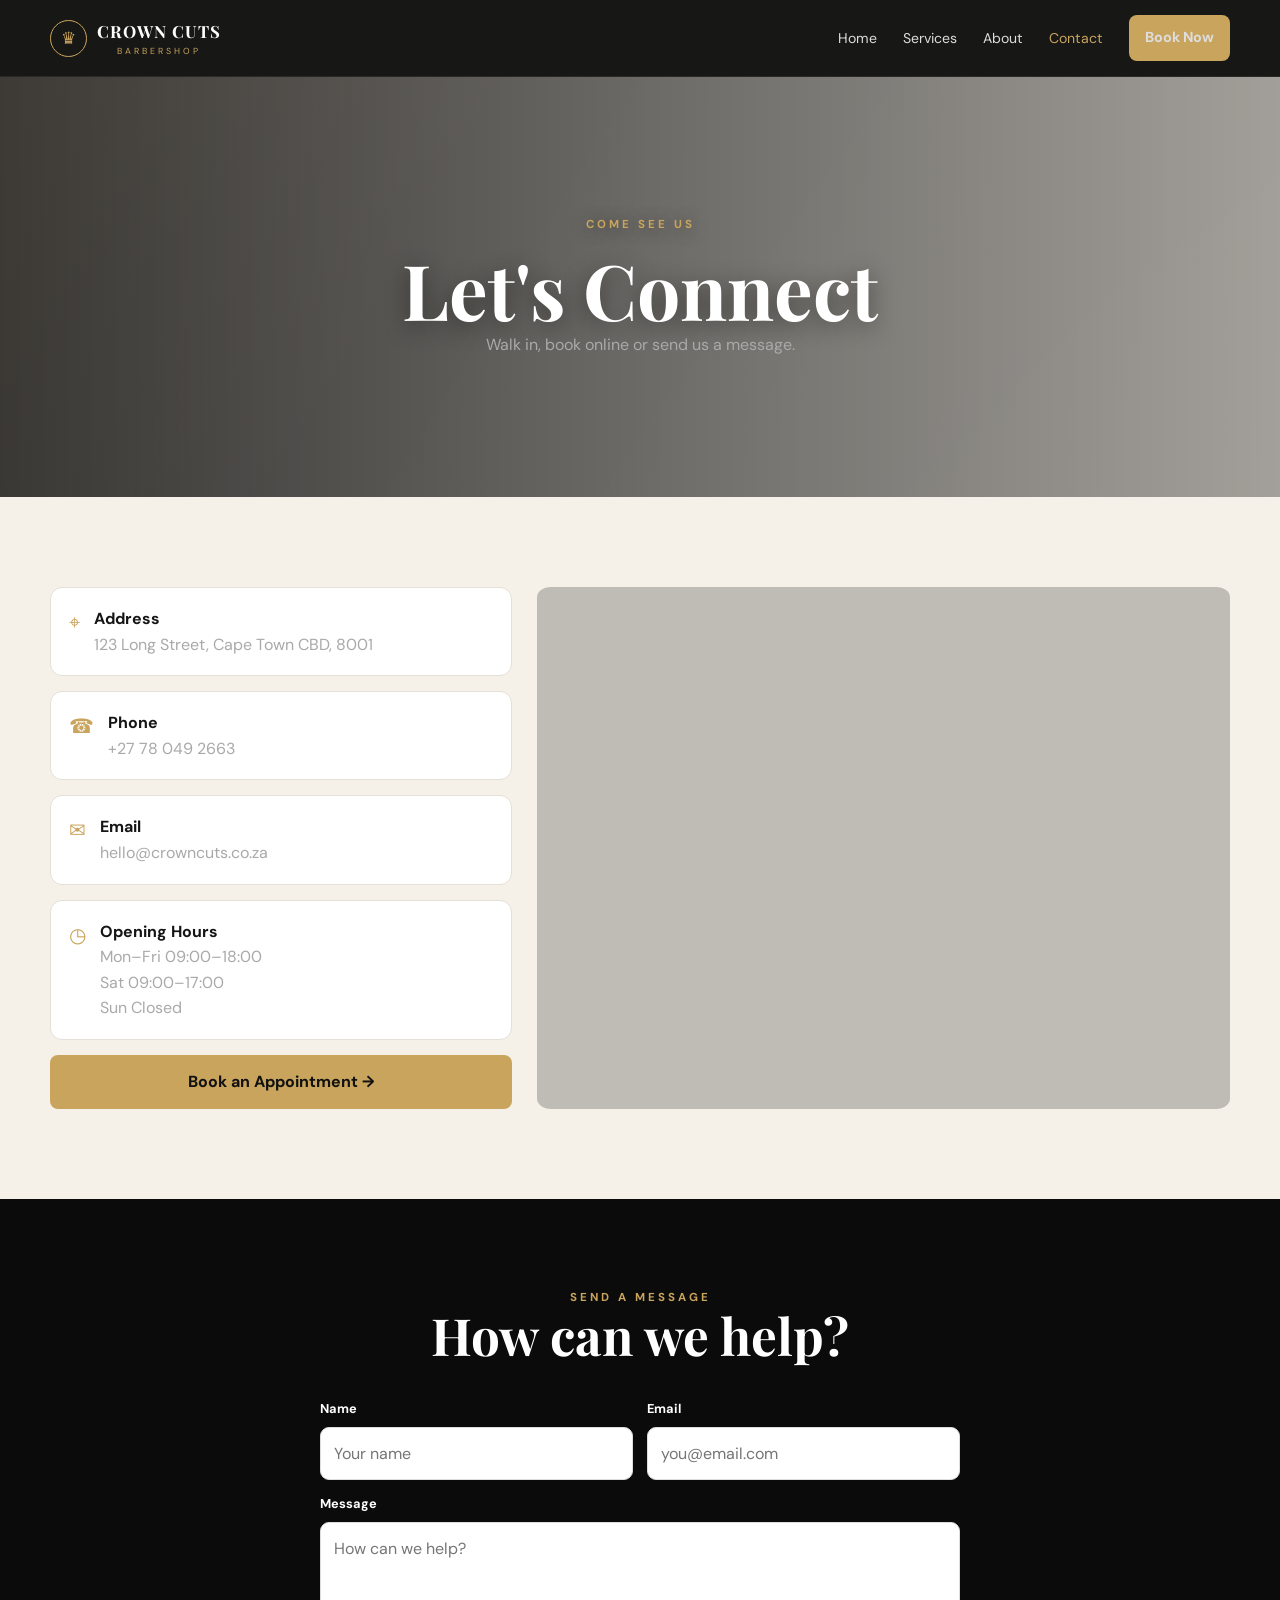
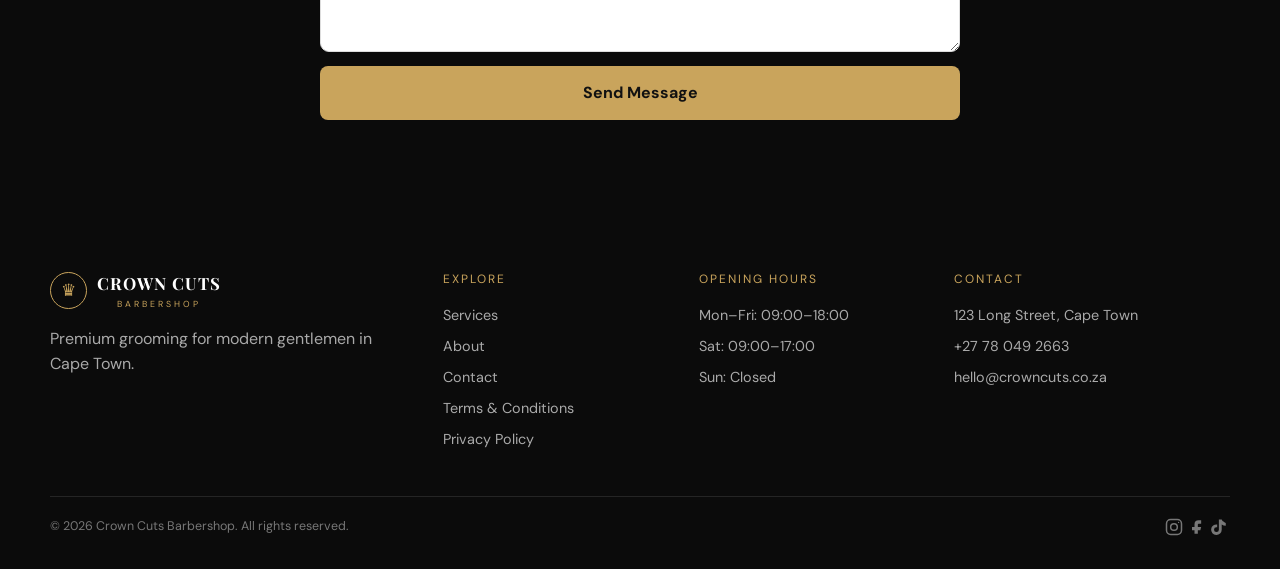
<file: contact.html>
<!doctype html>
<html lang="en">

<head>
  <meta charset="utf-8">
  <meta name="viewport" content="width=device-width, initial-scale=1">
  <meta name="description" content="Crown Cuts premium barbershop in Cape Town. Book your appointment online.">
  <title>Contact | Crown Cuts</title>
  <link rel="icon" href="assets/logo.svg">
  <link rel="stylesheet" href="css/style.css">
</head>

<body>
  <header class="site-header">
    <div class="container nav">
      <a class="logo" href="index.html" aria-label="Crown Cuts home">
        <span class="logo-mark">♛</span><span class="logo-text"><strong>CROWN
            CUTS</strong><span>BARBERSHOP</span></span>
      </a>
      <button class="nav-toggle" aria-label="Open menu">☰</button>
      <nav class="nav-links">
        <a href="index.html">Home</a><a href="services.html">Services</a><a href="about.html">About</a><a
          href="contact.html">Contact</a>
        <a class="btn btn-gold btn-small" href="booking.html">Book Now</a>
      </nav>
    </div>
  </header>

  <main>
    <section class="page-hero">
      <div class="container">
        <div class="eyebrow">Come See Us</div>
        <h1>Let's Connect</h1>
        <p class="muted">Walk in, book online or send us a message.</p>
      </div>
    </section>
    <section class="section reveal">
      <div class="container contact-grid">
        <div class="contact-list reveal-left">
          <div class="contact-item"><span class="contact-icon">⌖</span>
            <div><b>Address</b>
              <p class="muted">123 Long Street, Cape Town CBD, 8001</p>
            </div>
          </div>
          <div class="contact-item"><span class="contact-icon">☎</span>
            <div><b>Phone</b>
              <p class="muted"><a href="tel:+27211234567">+27 78 049 2663</a></p>
            </div>
          </div>
          <div class="contact-item"><span class="contact-icon">✉</span>
            <div><b>Email</b>
              <p class="muted"><a href="mailto:hello@crowncuts.co.za">hello@crowncuts.co.za</a></p>
            </div>
          </div>
          <div class="contact-item"><span class="contact-icon">◷</span>
            <div><b>Opening Hours</b>
              <p class="muted">Mon–Fri 09:00–18:00<br>Sat 09:00–17:00<br>Sun Closed</p>
            </div>
          </div>
          <a class="btn btn-gold" href="booking.html">Book an Appointment →</a>
        </div>
        <div class="map reveal-right" aria-label="Crown Cuts location">

          <iframe src="https://www.google.com/maps?q=123+Long+Street,+Cape+Town,+8001,+South+Africa&output=embed"
            width="100%" height="100%" style="border: 1px;border-radius: 2%;" allowfullscreen="" loading="lazy"
            referrerpolicy="no-referrer-when-downgrade" title="Crown Cuts Barbershop location">
          </iframe>

        </div>
      </div>
    </section>
    <section class="section dark reveal">
      <div class="container">
        <div class="section-head" style="justify-content:center;text-align:center">
          <div>
            <div class="eyebrow">Send a Message</div>
            <h2>How can we help?</h2>
          </div>
        </div>
        <div class="contact-form-wrap">
          <form class="form-grid"
            onsubmit="event.preventDefault();showToast('Thanks — your message has been received.');this.reset();">
            <div class="field"><label>Name</label><input required placeholder="Your name"></div>
            <div class="field"><label>Email</label><input type="email" required placeholder="you@email.com"></div>
            <div class="field full"><label>Message</label><textarea rows="4" required
                placeholder="How can we help?"></textarea></div>
            <div class="field full contact-form-actions"><button class="btn btn-gold" type="submit">Send
                Message</button></div>
          </form>
        </div>
      </div>
    </section>
  </main>

  <footer class="site-footer">
    <div class="container">
      <div class="footer-grid">
        <div><a class="logo" href="index.html"><span class="logo-mark">♛</span><span class="logo-text"><strong>CROWN
                CUTS</strong><span>BARBERSHOP</span></span></a>
          <p class="muted" style="margin-top:15px">Premium grooming for modern gentlemen in Cape Town.</p>
        </div>
        <div>
          <div class="footer-title">Explore</div>
          <div class="footer-links"><a href="services.html">Services</a><a href="about.html">About</a><a
              href="contact.html">Contact</a><a href="terms.html">Terms & Conditions</a> <a href="privacy.html">
              Privacy Policy
            </a></div>
        </div>
        <div>
          <div class="footer-title">Opening Hours</div>
          <div class="footer-links"><span>Mon–Fri: 09:00–18:00</span><span>Sat: 09:00–17:00</span><span>Sun:
              Closed</span></div>
        </div>
        <div>
          <div class="footer-title">Contact</div>
          <div class="footer-links"><span>123 Long Street, Cape Town</span><a href="tel:+27211234567">+27 78 049
              2663</a><a href="mailto:hello@crowncuts.co.za">hello@crowncuts.co.za</a></div>
        </div>
      </div>
      <div class="footer-bottom">

        <span>
          © 2026 Crown Cuts Barbershop. All rights reserved.
        </span>

        <div class="social-links">

          <!-- Instagram -->
          <a href="https://www.instagram.com/" target="_blank" rel="noopener noreferrer" aria-label="Instagram"
            title="Instagram">
            <svg width="20" height="20" viewBox="0 0 24 24" fill="none" stroke="currentColor" stroke-width="1.8"
              stroke-linecap="round" stroke-linejoin="round">
              <rect x="3" y="3" width="18" height="18" rx="5"></rect>
              <circle cx="12" cy="12" r="4"></circle>
              <circle cx="17.5" cy="6.5" r="0.8" fill="currentColor" stroke="none"></circle>
            </svg>
          </a>


          <!-- Facebook -->
          <a href="https://www.facebook.com/" target="_blank" rel="noopener noreferrer" aria-label="Facebook"
            title="Facebook">
            <svg width="20" height="20" viewBox="0 0 24 24" fill="currentColor">
              <path d="M14 8h3V4h-3c-3.31 0-5 1.69-5 5v3H6v4h3v4h4v-4h3l1-4h-4V9c0-.67.33-1 1-1z"></path>
            </svg>
          </a>


          <!-- TikTok -->
          <a href="https://www.tiktok.com/" target="_blank" rel="noopener noreferrer" aria-label="TikTok"
            title="TikTok">
            <svg width="20" height="20" viewBox="0 0 24 24" fill="currentColor">
              <path
                d="M16.6 5.82A4.94 4.94 0 0 1 14.06 3h-3.42v12.18a2.9 2.9 0 1 1-2.9-2.9c.3 0 .6.05.87.14V8.94a6.36 6.36 0 1 0 5.45 6.28V8.9a8.28 8.28 0 0 0 4.86 1.57V7.05a4.94 4.94 0 0 1-2.32-1.23z">
              </path>
            </svg>
          </a>

        </div>

      </div>
  </footer>
  <div id="promoModal" class="modal-backdrop" role="dialog" aria-modal="true" aria-labelledby="promoTitle">
    <div class="modal"><button class="modal-close" data-modal-close aria-label="Close">×</button>
      <div class="eyebrow">First Visit</div>
      <h2 id="promoTitle">Get 10% Off</h2>
      <p>Join our grooming list and receive 10% off your first appointment.</p>
      <form id="promoForm" class="field"><input type="email" placeholder="Your email address" required><button
          class="btn btn-gold" type="submit">Get My Discount</button></form>
    </div>
  </div>
  <script src="js/main.js"></script>
</body>

</html>
</file>
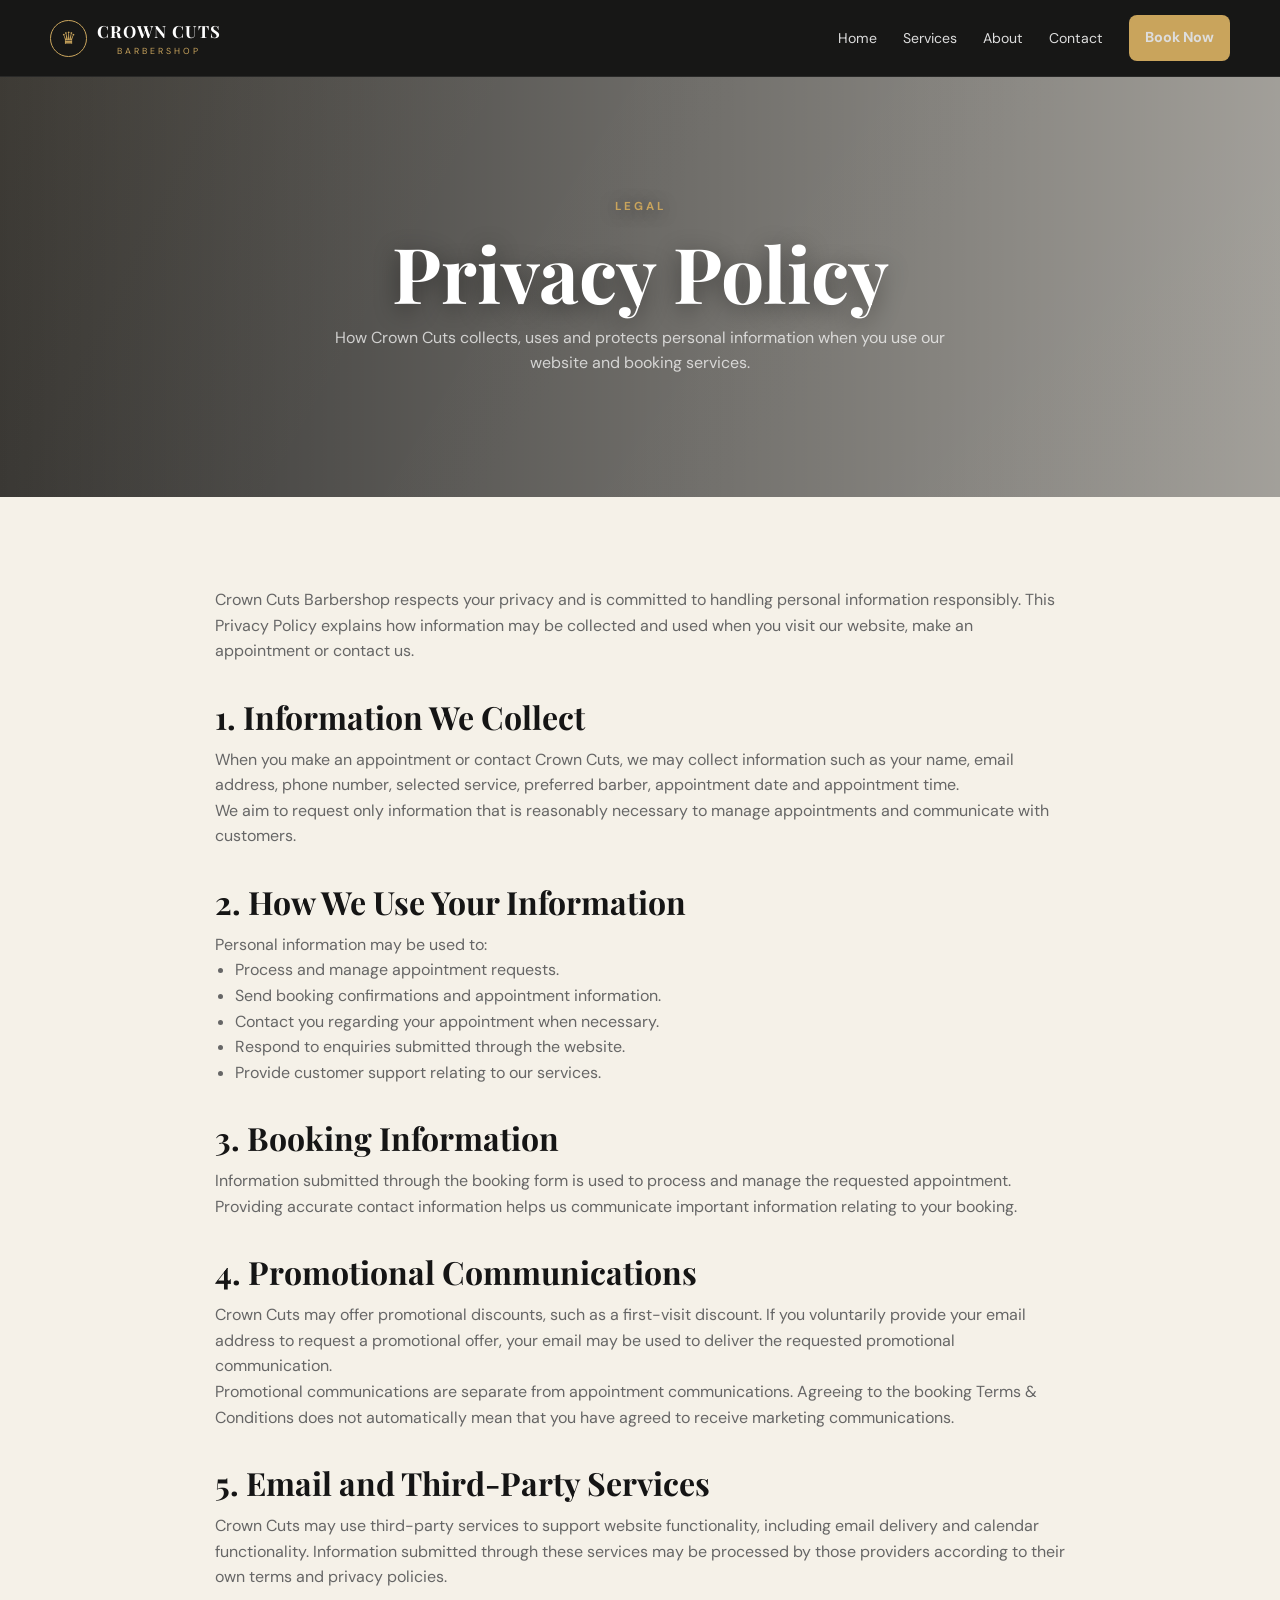
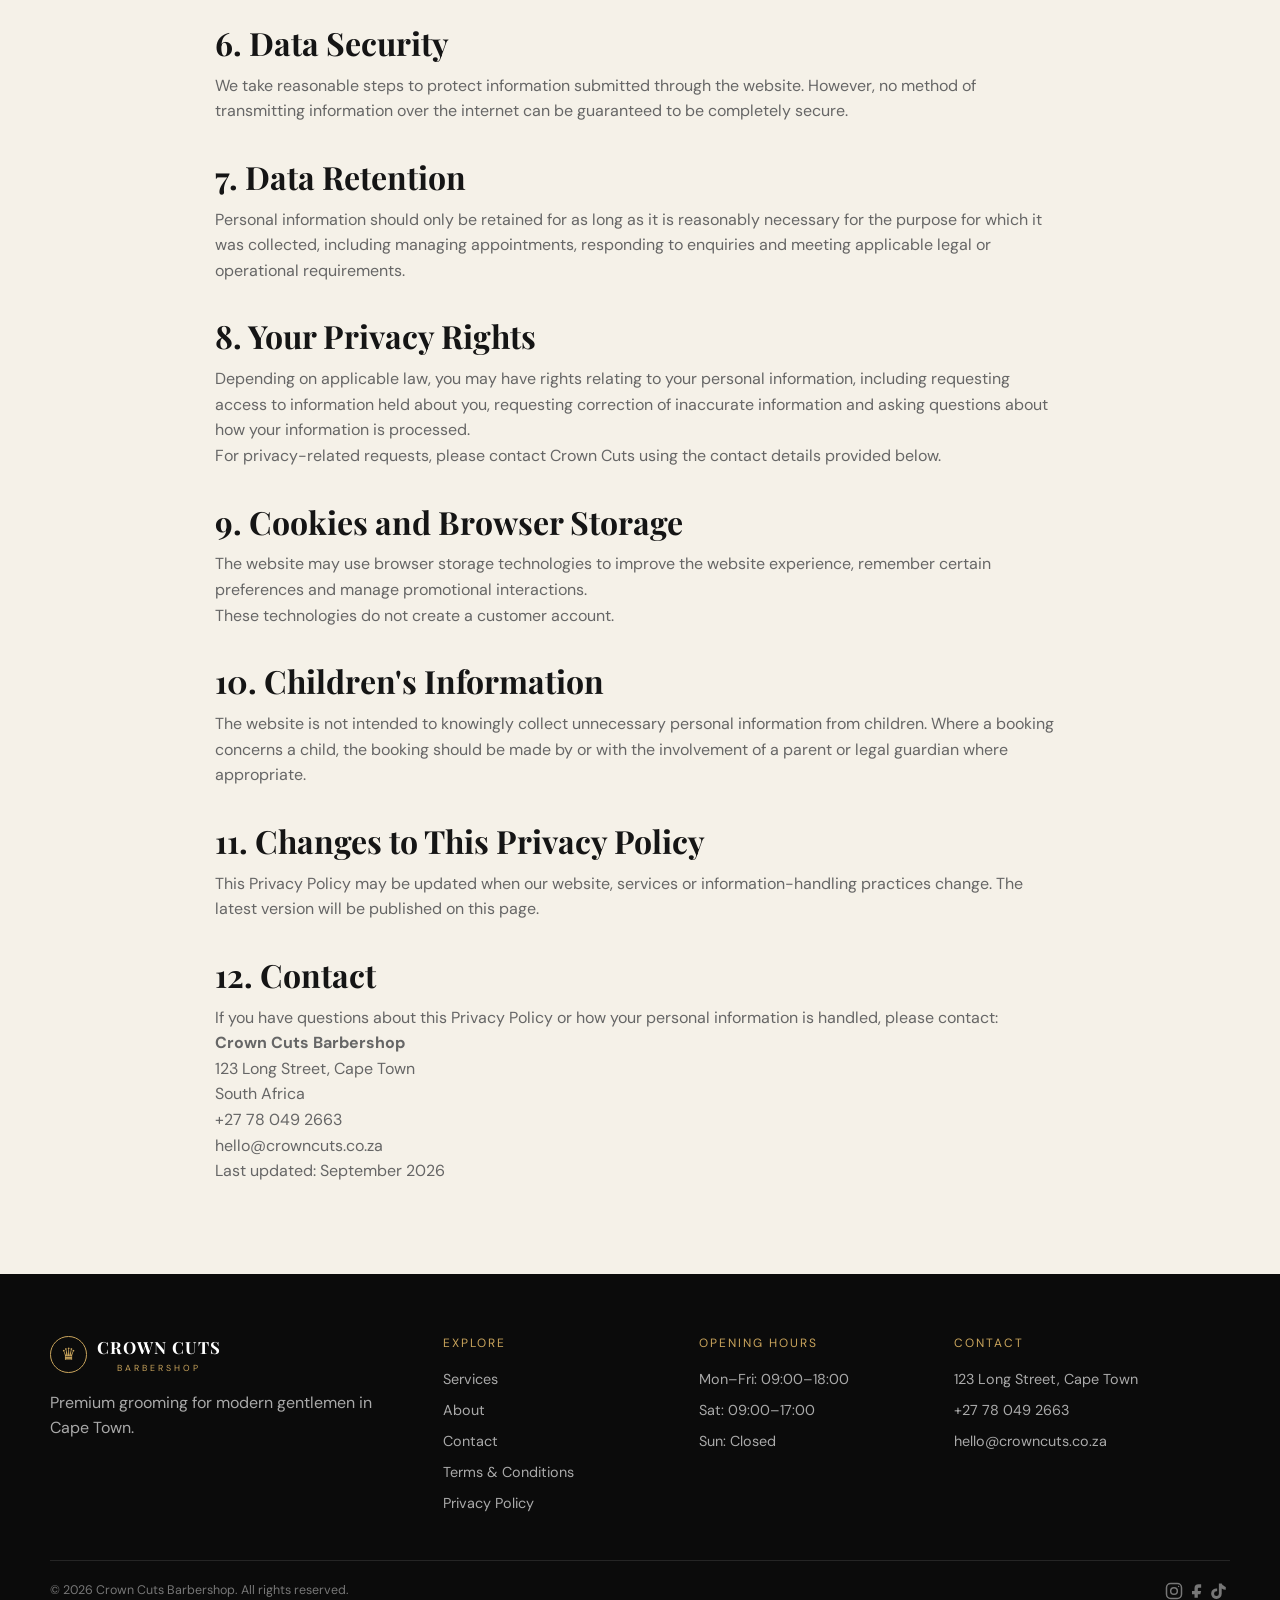
<file: privacy.html>
<!doctype html>
<html lang="en">

<head>
    <meta charset="utf-8">
    <meta name="viewport" content="width=device-width, initial-scale=1">

    <meta name="description" content="Privacy Policy for Crown Cuts Barbershop in Cape Town.">

    <title>Privacy Policy | Crown Cuts</title>

    <link rel="icon" href="assets/logo.svg">
    <link rel="stylesheet" href="css/style.css">

    <style>
        /* Privacy Hero Image */
        .privacy-page-hero {
            background:
                linear-gradient(90deg,
                    rgba(10, 10, 10, 0.94) 0%,
                    rgba(10, 10, 10, 0.82) 45%,
                    rgba(10, 10, 10, 0.55) 100%),
                url("assets/privacy-hero.jpg") center center / cover no-repeat;
        }
    </style>
</head>

<body>

    <header class="site-header">

        <div class="container nav">

            <a class="logo" href="index.html" aria-label="Crown Cuts home">
                <span class="logo-mark">♛</span>

                <span class="logo-text">
                    <strong>CROWN CUTS</strong>
                    <span>BARBERSHOP</span>
                </span>
            </a>

            <button class="nav-toggle" aria-label="Open menu" type="button">
                ☰
            </button>

            <nav class="nav-links">

                <a href="index.html">Home</a>

                <a href="services.html">Services</a>

                <a href="about.html">About</a>

                <a href="contact.html">Contact</a>

                <a class="btn btn-gold btn-small" href="booking.html">
                    Book Now
                </a>

            </nav>

        </div>

    </header>


    <main>

        <!-- PRIVACY HERO -->
        <section class="page-hero">
            <div class="container">
                <div class="eyebrow">Legal</div>
                <h1>Privacy Policy</h1>
                <p style="max-width:650px;color:rgba(255,255,255,.72);margin-top:10px;">
                    How Crown Cuts collects, uses and protects personal information
                    when you use our website and booking services.
                </p>
            </div>
        </section>

        <!-- PRIVACY CONTENT -->

        <section class="section reveal">

            <div class="container legal">

                <p>
                    Crown Cuts Barbershop respects your privacy and is committed to
                    handling personal information responsibly. This Privacy Policy
                    explains how information may be collected and used when you visit
                    our website, make an appointment or contact us.
                </p>


                <h2>1. Information We Collect</h2>

                <p>
                    When you make an appointment or contact Crown Cuts, we may collect
                    information such as your name, email address, phone number, selected
                    service, preferred barber, appointment date and appointment time.
                </p>

                <p>
                    We aim to request only information that is reasonably necessary
                    to manage appointments and communicate with customers.
                </p>


                <h2>2. How We Use Your Information</h2>

                <p>
                    Personal information may be used to:
                </p>

                <ul>
                    <li>Process and manage appointment requests.</li>
                    <li>Send booking confirmations and appointment information.</li>
                    <li>Contact you regarding your appointment when necessary.</li>
                    <li>Respond to enquiries submitted through the website.</li>
                    <li>Provide customer support relating to our services.</li>
                </ul>


                <h2>3. Booking Information</h2>

                <p>
                    Information submitted through the booking form is used to process
                    and manage the requested appointment. Providing accurate contact
                    information helps us communicate important information relating
                    to your booking.
                </p>


                <h2>4. Promotional Communications</h2>

                <p>
                    Crown Cuts may offer promotional discounts, such as a first-visit
                    discount. If you voluntarily provide your email address to request
                    a promotional offer, your email may be used to deliver the requested
                    promotional communication.
                </p>

                <p>
                    Promotional communications are separate from appointment
                    communications. Agreeing to the booking Terms & Conditions does
                    not automatically mean that you have agreed to receive marketing
                    communications.
                </p>


                <h2>5. Email and Third-Party Services</h2>

                <p>
                    Crown Cuts may use third-party services to support website
                    functionality, including email delivery and calendar functionality.
                    Information submitted through these services may be processed by
                    those providers according to their own terms and privacy policies.
                </p>


                <h2>6. Data Security</h2>

                <p>
                    We take reasonable steps to protect information submitted through
                    the website. However, no method of transmitting information over
                    the internet can be guaranteed to be completely secure.
                </p>


                <h2>7. Data Retention</h2>

                <p>
                    Personal information should only be retained for as long as it is
                    reasonably necessary for the purpose for which it was collected,
                    including managing appointments, responding to enquiries and
                    meeting applicable legal or operational requirements.
                </p>


                <h2>8. Your Privacy Rights</h2>

                <p>
                    Depending on applicable law, you may have rights relating to your
                    personal information, including requesting access to information
                    held about you, requesting correction of inaccurate information
                    and asking questions about how your information is processed.
                </p>

                <p>
                    For privacy-related requests, please contact Crown Cuts using the
                    contact details provided below.
                </p>


                <h2>9. Cookies and Browser Storage</h2>

                <p>
                    The website may use browser storage technologies to improve the
                    website experience, remember certain preferences and manage
                    promotional interactions.
                </p>

                <p>
                    These technologies do not create a customer account.
                </p>


                <h2>10. Children's Information</h2>

                <p>
                    The website is not intended to knowingly collect unnecessary
                    personal information from children. Where a booking concerns a
                    child, the booking should be made by or with the involvement of
                    a parent or legal guardian where appropriate.
                </p>


                <h2>11. Changes to This Privacy Policy</h2>

                <p>
                    This Privacy Policy may be updated when our website, services or
                    information-handling practices change. The latest version will be
                    published on this page.
                </p>


                <h2>12. Contact</h2>

                <p>
                    If you have questions about this Privacy Policy or how your
                    personal information is handled, please contact:
                </p>

                <p>
                    <strong>Crown Cuts Barbershop</strong><br>
                    123 Long Street, Cape Town<br>
                    South Africa
                </p>

                <p>
                    <a href="tel:+27211234567">
                        +27 78 049 2663
                    </a>
                    <br>

                    <a href="mailto:hello@crowncuts.co.za">
                        hello@crowncuts.co.za
                    </a>
                </p>

                <p class="muted">
                    Last updated: September 2026
                </p>

            </div>

        </section>

    </main>


    <!-- FOOTER -->

    <footer class="site-footer">

        <div class="container">

            <div class="footer-grid">

                <div>

                    <a class="logo" href="index.html">

                        <span class="logo-mark">♛</span>

                        <span class="logo-text">
                            <strong>CROWN CUTS</strong>
                            <span>BARBERSHOP</span>
                        </span>

                    </a>

                    <p class="muted" style="margin-top:15px">
                        Premium grooming for modern gentlemen in Cape Town.
                    </p>

                </div>


                <div>

                    <div class="footer-title">
                        Explore
                    </div>

                    <div class="footer-links">

                        <a href="services.html">
                            Services
                        </a>

                        <a href="about.html">
                            About
                        </a>

                        <a href="contact.html">
                            Contact
                        </a>

                        <a href="terms.html">
                            Terms & Conditions
                        </a>

                        <a href="privacy.html">
                            Privacy Policy
                        </a>

                    </div>

                </div>


                <div>

                    <div class="footer-title">
                        Opening Hours
                    </div>

                    <div class="footer-links">

                        <span>
                            Mon–Fri: 09:00–18:00
                        </span>

                        <span>
                            Sat: 09:00–17:00
                        </span>

                        <span>
                            Sun: Closed
                        </span>

                    </div>

                </div>


                <div>

                    <div class="footer-title">
                        Contact
                    </div>

                    <div class="footer-links">

                        <span>
                            123 Long Street, Cape Town
                        </span>

                        <a href="tel:+27211234567">
                            +27 78 049 2663
                        </a>

                        <a href="mailto:hello@crowncuts.co.za">
                            hello@crowncuts.co.za
                        </a>

                    </div>

                </div>

            </div>


            <div class="footer-bottom">

                <span>
                    © 2026 Crown Cuts Barbershop. All rights reserved.
                </span>

                <div class="social-links">

                    <!-- Instagram -->
                    <a href="https://www.instagram.com/" target="_blank" rel="noopener noreferrer"
                        aria-label="Instagram" title="Instagram">
                        <svg width="20" height="20" viewBox="0 0 24 24" fill="none" stroke="currentColor"
                            stroke-width="1.8" stroke-linecap="round" stroke-linejoin="round">
                            <rect x="3" y="3" width="18" height="18" rx="5"></rect>
                            <circle cx="12" cy="12" r="4"></circle>
                            <circle cx="17.5" cy="6.5" r="0.8" fill="currentColor" stroke="none"></circle>
                        </svg>
                    </a>


                    <!-- Facebook -->
                    <a href="https://www.facebook.com/" target="_blank" rel="noopener noreferrer" aria-label="Facebook"
                        title="Facebook">
                        <svg width="20" height="20" viewBox="0 0 24 24" fill="currentColor">
                            <path d="M14 8h3V4h-3c-3.31 0-5 1.69-5 5v3H6v4h3v4h4v-4h3l1-4h-4V9c0-.67.33-1 1-1z"></path>
                        </svg>
                    </a>


                    <!-- TikTok -->
                    <a href="https://www.tiktok.com/" target="_blank" rel="noopener noreferrer" aria-label="TikTok"
                        title="TikTok">
                        <svg width="20" height="20" viewBox="0 0 24 24" fill="currentColor">
                            <path
                                d="M16.6 5.82A4.94 4.94 0 0 1 14.06 3h-3.42v12.18a2.9 2.9 0 1 1-2.9-2.9c.3 0 .6.05.87.14V8.94a6.36 6.36 0 1 0 5.45 6.28V8.9a8.28 8.28 0 0 0 4.86 1.57V7.05a4.94 4.94 0 0 1-2.32-1.23z">
                            </path>
                        </svg>
                    </a>

                </div>

            </div>

        </div>

    </footer>


    <!-- PROMO MODAL -->

    <div id="promoModal" class="modal-backdrop" role="dialog" aria-modal="true" aria-labelledby="promoTitle">

        <div class="modal">

            <button class="modal-close" data-modal-close aria-label="Close" type="button">
                ×
            </button>

            <div class="eyebrow">
                First Visit
            </div>

            <h2 id="promoTitle">
                Get 10% Off
            </h2>

            <p>
                Join our grooming list and receive 10% off your first appointment.
            </p>

            <form id="promoForm" class="field">

                <input id="promoEmail" type="email" placeholder="Your email address" autocomplete="email" required>

                <button class="btn btn-gold" type="submit">
                    Get My Discount
                </button>

            </form>

        </div>

    </div>


    <script src="js/main.js"></script>

</body>

</html>
</file>
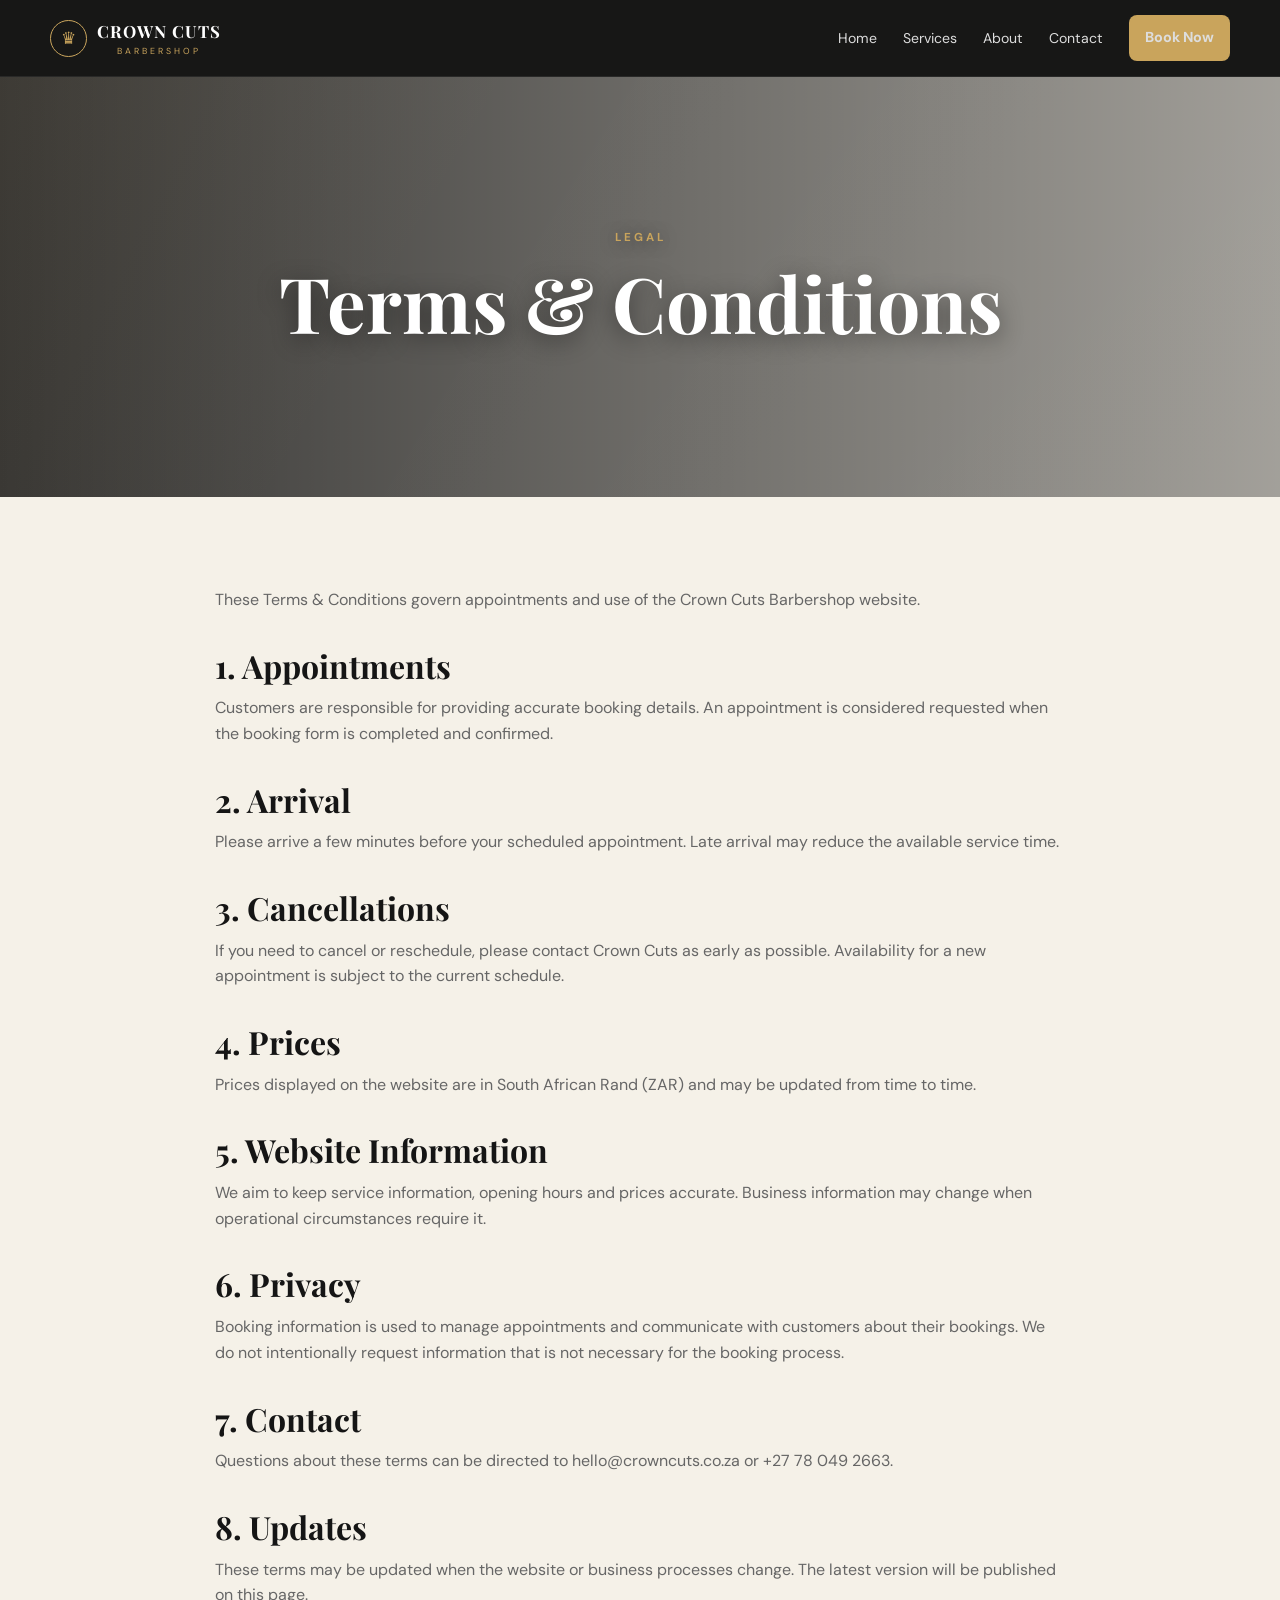
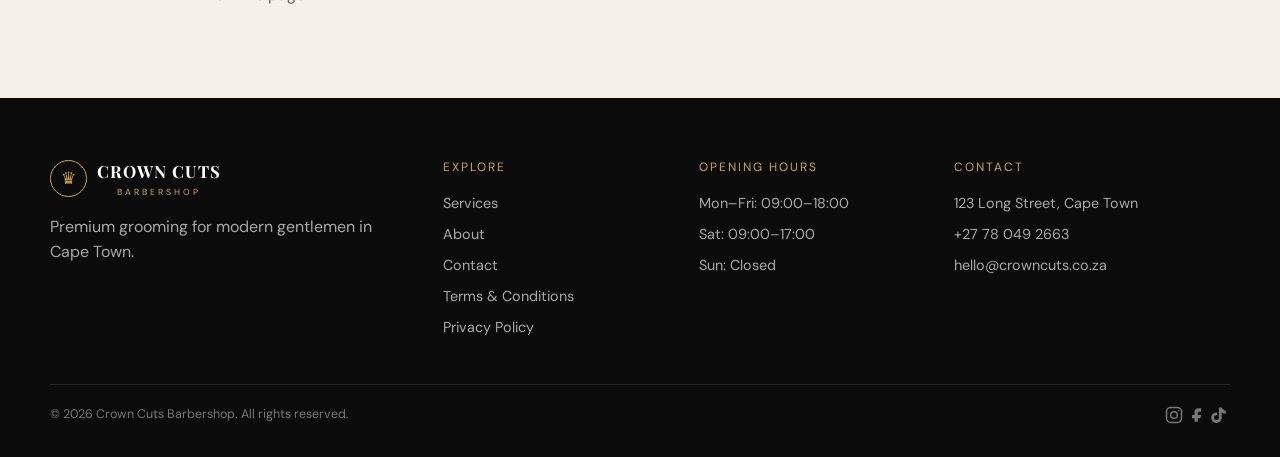
<file: terms.html>
<!doctype html>
<html lang="en">

<head>
  <meta charset="utf-8">
  <meta name="viewport" content="width=device-width, initial-scale=1">
  <meta name="description" content="Crown Cuts premium barbershop in Cape Town. Book your appointment online.">
  <title>Terms & Conditions | Crown Cuts</title>
  <link rel="icon" href="assets/logo.svg">
  <link rel="stylesheet" href="css/style.css">
</head>

<body>
  <header class="site-header">
    <div class="container nav">
      <a class="logo" href="index.html" aria-label="Crown Cuts home">
        <span class="logo-mark">♛</span><span class="logo-text"><strong>CROWN
            CUTS</strong><span>BARBERSHOP</span></span>
      </a>
      <button class="nav-toggle" aria-label="Open menu">☰</button>
      <nav class="nav-links">
        <a href="index.html">Home</a><a href="services.html">Services</a><a href="about.html">About</a><a
          href="contact.html">Contact</a>
        <a class="btn btn-gold btn-small" href="booking.html">Book Now</a>
      </nav>
    </div>
  </header>

  <main>
    <section class="page-hero">
      <div class="container">
        <div class="eyebrow">Legal</div>
        <h1>Terms & Conditions</h1>
      </div>
    </section>
    <section class="section reveal">
      <div class="container legal">
        <p>These Terms & Conditions govern appointments and use of the Crown Cuts Barbershop website.</p>
        <h2>1. Appointments</h2>
        <p>Customers are responsible for providing accurate booking details. An appointment is considered requested when
          the booking form is completed and confirmed.</p>
        <h2>2. Arrival</h2>
        <p>Please arrive a few minutes before your scheduled appointment. Late arrival may reduce the available service
          time.</p>
        <h2>3. Cancellations</h2>
        <p>If you need to cancel or reschedule, please contact Crown Cuts as early as possible. Availability for a new
          appointment is subject to the current schedule.</p>
        <h2>4. Prices</h2>
        <p>Prices displayed on the website are in South African Rand (ZAR) and may be updated from time to time.</p>
        <h2>5. Website Information</h2>
        <p>We aim to keep service information, opening hours and prices accurate. Business information may change when
          operational circumstances require it.</p>
        <h2>6. Privacy</h2>
        <p>Booking information is used to manage appointments and communicate with customers about their bookings. We do
          not intentionally request information that is not necessary for the booking process.</p>
        <h2>7. Contact</h2>
        <p>Questions about these terms can be directed to hello@crowncuts.co.za or +27 78 049 2663.</p>
        <h2>8. Updates</h2>
        <p>These terms may be updated when the website or business processes change. The latest version will be
          published on this page.</p>
      </div>
    </section>
  </main>

  <footer class="site-footer">
    <div class="container">
      <div class="footer-grid">
        <div><a class="logo" href="index.html"><span class="logo-mark">♛</span><span class="logo-text"><strong>CROWN
                CUTS</strong><span>BARBERSHOP</span></span></a>
          <p class="muted" style="margin-top:15px">Premium grooming for modern gentlemen in Cape Town.</p>
        </div>
        <div>
          <div class="footer-title">Explore</div>
          <div class="footer-links"><a href="services.html">Services</a><a href="about.html">About</a><a
              href="contact.html">Contact</a><a href="terms.html">Terms & Conditions</a><a href="privacy.html">
              Privacy Policy
            </a></div>
        </div>
        <div>
          <div class="footer-title">Opening Hours</div>
          <div class="footer-links"><span>Mon–Fri: 09:00–18:00</span><span>Sat: 09:00–17:00</span><span>Sun:
              Closed</span></div>
        </div>
        <div>
          <div class="footer-title">Contact</div>
          <div class="footer-links"><span>123 Long Street, Cape Town</span><a href="tel:+27211234567">+27 78 049
              2663</a><a href="mailto:hello@crowncuts.co.za">hello@crowncuts.co.za</a></div>
        </div>
      </div>
      <div class="footer-bottom">

        <span>
          © 2026 Crown Cuts Barbershop. All rights reserved.
        </span>

        <div class="social-links">

          <!-- Instagram -->
          <a href="https://www.instagram.com/" target="_blank" rel="noopener noreferrer" aria-label="Instagram"
            title="Instagram">
            <svg width="20" height="20" viewBox="0 0 24 24" fill="none" stroke="currentColor" stroke-width="1.8"
              stroke-linecap="round" stroke-linejoin="round">
              <rect x="3" y="3" width="18" height="18" rx="5"></rect>
              <circle cx="12" cy="12" r="4"></circle>
              <circle cx="17.5" cy="6.5" r="0.8" fill="currentColor" stroke="none"></circle>
            </svg>
          </a>


          <!-- Facebook -->
          <a href="https://www.facebook.com/" target="_blank" rel="noopener noreferrer" aria-label="Facebook"
            title="Facebook">
            <svg width="20" height="20" viewBox="0 0 24 24" fill="currentColor">
              <path d="M14 8h3V4h-3c-3.31 0-5 1.69-5 5v3H6v4h3v4h4v-4h3l1-4h-4V9c0-.67.33-1 1-1z"></path>
            </svg>
          </a>


          <!-- TikTok -->
          <a href="https://www.tiktok.com/" target="_blank" rel="noopener noreferrer" aria-label="TikTok"
            title="TikTok">
            <svg width="20" height="20" viewBox="0 0 24 24" fill="currentColor">
              <path
                d="M16.6 5.82A4.94 4.94 0 0 1 14.06 3h-3.42v12.18a2.9 2.9 0 1 1-2.9-2.9c.3 0 .6.05.87.14V8.94a6.36 6.36 0 1 0 5.45 6.28V8.9a8.28 8.28 0 0 0 4.86 1.57V7.05a4.94 4.94 0 0 1-2.32-1.23z">
              </path>
            </svg>
          </a>

        </div>

      </div>
  </footer>
  <div id="promoModal" class="modal-backdrop" role="dialog" aria-modal="true" aria-labelledby="promoTitle">
    <div class="modal"><button class="modal-close" data-modal-close aria-label="Close">×</button>
      <div class="eyebrow">First Visit</div>
      <h2 id="promoTitle">Get 10% Off</h2>
      <p>Join our grooming list and receive 10% off your first appointment.</p>
      <form id="promoForm" class="field"><input type="email" placeholder="Your email address" required><button
          class="btn btn-gold" type="submit">Get My Discount</button></form>
    </div>
  </div>
  <script src="js/main.js"></script>
</body>

</html>
</file>
<file: css/style.css>
@import url('https://fonts.googleapis.com/css2?family=DM+Sans:wght@400;500;600;700&family=Playfair+Display:wght@500;600;700&display=swap');

:root {
  --black: #0b0b0b;
  --black-2: #141414;
  --charcoal: #1c1c1c;
  --gold: #c9a45c;
  --gold-light: #e2c27b;
  --cream: #f5f1e8;
  --white: #fff;
  --muted: #a9a9a9;
  --border: rgba(201, 164, 92, .25);
  --shadow: 0 20px 60px rgba(0, 0, 0, .25);
  --radius: 16px;
  --container: 1180px;
}

* {
  box-sizing: border-box;
  margin: 0;
  padding: 0
}

html {
  scroll-behavior: smooth
}

body {
  font-family: "DM Sans", sans-serif;
  background: var(--cream);
  color: #151515;
  line-height: 1.6
}

img {
  max-width: 100%;
  display: block
}

a {
  text-decoration: none;
  color: inherit
}

button,
input,
select,
textarea {
  font: inherit
}

button {
  cursor: pointer
}

.container {
  width: min(var(--container), calc(100% - 40px));
  margin: auto
}

.section {
  padding: 90px 0
}

.section.dark {
  background: var(--black);
  color: var(--white)
}

.section-head {
  display: flex;
  justify-content: space-between;
  align-items: end;
  gap: 30px;
  margin-bottom: 35px
}

.eyebrow {
  text-transform: uppercase;
  letter-spacing: 3px;
  font-size: .72rem;
  color: var(--gold);
  font-weight: 700
}

h1,
h2,
h3 {
  font-family: "Playfair Display", serif;
  line-height: 1.12
}

h2 {
  font-size: clamp(2rem, 4vw, 3.3rem)
}

h3 {
  font-size: 1.35rem
}

.muted {
  color: var(--muted)
}

.btn {
  display: inline-flex;
  align-items: center;
  justify-content: center;
  gap: 9px;
  border: 1px solid transparent;
  padding: 13px 21px;
  border-radius: 8px;
  font-weight: 700;
  transition: .25s ease
}

.btn-gold {
  background: var(--gold);
  color: #111
}

.btn-gold:hover {
  background: var(--gold-light);
  transform: translateY(-2px)
}

.btn-dark {
  background: #111;
  color: #fff;
  border-color: #333
}

.btn-outline {
  background: transparent;
  color: inherit;
  border-color: currentColor
}

.btn-small {
  padding: 10px 15px;
  font-size: .9rem
}

.site-header {
  position: sticky;
  top: 0;
  z-index: 100;
  background: rgba(11, 11, 11, .95);
  backdrop-filter: blur(14px);
  border-bottom: 1px solid rgba(255, 255, 255, .08);
  color: #fff
}

.nav {
  height: 76px;
  display: flex;
  align-items: center;
  justify-content: space-between;
  gap: 25px
}

.logo {
  display: flex;
  align-items: center;
  gap: 10px;
  min-width: max-content
}

.logo-mark {
  width: 37px;
  height: 37px;
  border: 1px solid var(--gold);
  border-radius: 50%;
  display: grid;
  place-items: center;
  color: var(--gold);
  font-size: 1.05rem
}

.logo-text strong {
  display: block;
  font-family: "Playfair Display", serif;
  font-size: 1.05rem;
  letter-spacing: 1px
}

.logo-text span {
  display: block;
  font-size: .55rem;
  letter-spacing: 3px;
  color: var(--gold);
  text-align: center
}

.nav-links {
  display: flex;
  align-items: center;
  gap: 26px;
  font-size: .88rem
}

.nav-links a {
  color: #ddd;
  transition: .2s
}

.nav-links a:hover,
.nav-links a.active {
  color: var(--gold)
}

.nav-toggle {
  display: none;
  background: none;
  border: 0;
  color: #fff;
  font-size: 1.6rem
}

.hero {
  min-height: calc(100vh - 76px);
  display: grid;
  align-items: center;
  background: linear-gradient(90deg, rgba(0, 0, 0, .86), rgba(0, 0, 0, .35)), url("https://images.unsplash.com/photo-1503951914875-452162b0f3f1?auto=format&fit=crop&w=1800&q=85") center/cover;
  color: #fff
}

.hero-content {
  max-width: 650px;
  padding: 100px 0
}

.hero h1 {
  font-size: clamp(3.2rem, 7vw, 6.5rem);
  margin: 16px 0 22px
}

.hero h1 span {
  color: var(--gold)
}

.hero p {
  max-width: 540px;
  color: #ddd;
  font-size: 1.08rem;
  margin-bottom: 30px
}

.hero-actions {
  display: flex;
  flex-wrap: wrap;
  gap: 12px
}

.hero-badges {
  display: flex;
  gap: 25px;
  margin-top: 55px;
  flex-wrap: wrap
}

.badge {
  display: flex;
  align-items: center;
  gap: 10px
}

.badge-icon {
  color: var(--gold);
  font-size: 1.3rem
}

.badge small {
  display: block;
  color: #999
}

.stats {
  display: grid;
  grid-template-columns: repeat(4, 1fr);
  background: #101010;
  color: #fff;
  border-top: 1px solid var(--border);
  border-bottom: 1px solid var(--border)
}

.stat {
  padding: 24px;
  text-align: center;
  border-right: 1px solid rgba(255, 255, 255, .08)
}

.stat:last-child {
  border: 0
}

.stat strong {
  font-size: 1.7rem;
  color: var(--gold);
  display: block
}

.stat span {
  font-size: .78rem;
  color: #aaa
}

.cards {
  display: grid;
  grid-template-columns: repeat(3, 1fr);
  gap: 22px
}

.service-card,
.barber-card,
.info-card {
  background: #fff;
  border: 1px solid #e4e0d7;
  border-radius: var(--radius);
  overflow: hidden;
  box-shadow: 0 8px 30px rgba(0, 0, 0, .05)
}

.service-card img,
.barber-card img {
  width: 100%;
  height: 220px;
  object-fit: cover
}

.card-body {
  padding: 22px
}

.card-body p {
  color: #777;
  font-size: .9rem;
  margin: 8px 0 18px
}

.price {
  color: var(--gold);
  font-weight: 800
}

.card-row {
  display: flex;
  align-items: center;
  justify-content: space-between;
  gap: 15px
}

.feature-grid {
  display: grid;
  grid-template-columns: 1.1fr .9fr;
  gap: 60px;
  align-items: center
}

.feature-image {
  height: 540px;
  border-radius: 22px;
  overflow: hidden;

  background:
    linear-gradient(90deg,
      rgba(0, 0, 0, 0.05),
      rgba(0, 0, 0, 0.20)),
    url("https://images.unsplash.com/photo-1503951914875-452162b0f3f1?auto=format&fit=crop&w=2400&q=95") center / cover no-repeat;

  transition: transform 0.8s ease-out, box-shadow 0.8s ease-out;
}

.feature-image:hover {
  transform: scale(1.015);
  box-shadow: 0 24px 60px rgba(0, 0, 0, 0.25);
}

.feature-copy p {
  color: #777;
  margin: 18px 0 25px
}

.check-list {
  list-style: none;
  display: grid;
  gap: 12px;
  margin: 25px 0
}

.check-list li::before {
  content: "✓";
  color: var(--gold);
  font-weight: 800;
  margin-right: 10px
}

.barber-card img {
  height: 260px
}

.barber-meta {
  padding: 20px
}

.role {
  color: var(--gold);
  font-size: .78rem;
  text-transform: uppercase;
  letter-spacing: 1px
}

.page-hero {
  padding: 85px 0;
  background:
    linear-gradient(90deg,
      rgba(0, 0, 0, 0.82),
      rgba(0, 0, 0, 0.42)),
    url("https://plus.unsplash.com/premium_photo-1677444546739-21b8aad351d4?auto=format&fit=crop&w=2400&q=95") center / cover no-repeat;
  color: #fff;
}

.page-hero h1 {
  font-size: clamp(2.8rem, 6vw, 5rem);
  margin-top: 12px
}

.booking-shell {
  display: grid;
  grid-template-columns: 1.5fr .7fr;
  gap: 25px;
  align-items: start
}

.booking-card,
.summary-card {
  background: #fff;
  border: 1px solid #e5e0d7;
  border-radius: 18px;
  padding: 28px;
  box-shadow: var(--shadow)
}

.steps {
  display: grid;
  grid-template-columns: repeat(4, 1fr);
  margin-bottom: 28px;
  border-bottom: 1px solid #eee;
  padding-bottom: 20px;
  gap: 8px
}

.step {
  text-align: center;
  font-size: .75rem;
  color: #999
}

.step span {
  width: 30px;
  height: 30px;
  border-radius: 50%;
  border: 1px solid #ccc;
  display: grid;
  place-items: center;
  margin: 0 auto 6px
}

.step.active {
  color: #111
}

.step.active span {
  background: var(--gold);
  border-color: var(--gold);
  color: #111
}

.form-grid {
  display: grid;
  grid-template-columns: 1fr 1fr;
  gap: 18px
}

.field {
  display: grid;
  gap: 7px
}

.field.full {
  grid-column: 1/-1
}

.field label {
  font-size: .8rem;
  font-weight: 700
}

.field input,
.field select,
.field textarea {
  width: 100%;
  border: 1px solid #ddd;
  border-radius: 9px;
  padding: 13px;
  background: #fff;
  outline: none
}

.field input:focus,
.field select:focus,
.field textarea:focus {
  border-color: var(--gold);
  box-shadow: 0 0 0 3px rgba(201, 164, 92, .12)
}

.option-grid {
  display: grid;
  grid-template-columns: repeat(2, 1fr);
  gap: 10px
}

.option {
  position: relative
}

.option input {
  position: absolute;
  opacity: 0
}

.option label {
  display: block;
  border: 1px solid #ddd;
  padding: 14px;
  border-radius: 10px;
  cursor: pointer
}

.option input:checked+label {
  border-color: var(--gold);
  background: #fff9ec;
  box-shadow: inset 0 0 0 1px var(--gold)
}

.calendar-grid {
  display: grid;
  grid-template-columns: 1fr 1fr;
  gap: 15px
}

.time-grid {
  display: grid;
  grid-template-columns: repeat(3, 1fr);
  gap: 8px
}

.time-btn {
  padding: 10px;
  border: 1px solid #ddd;
  background: #fff;
  border-radius: 8px
}

.time-btn.selected {
  background: var(--gold);
  border-color: var(--gold)
}

.summary-card {
  position: sticky;
  top: 100px;
  background: #111;
  color: #fff
}

.summary-card h3 {
  margin-bottom: 20px
}

.summary-line {
  display: flex;
  justify-content: space-between;
  gap: 20px;
  padding: 10px 0;
  border-bottom: 1px solid #292929;
  font-size: .9rem
}

.summary-line span:first-child {
  color: #999
}

.summary-total {
  font-size: 1.3rem;
  font-weight: 800;
  color: var(--gold);
  margin-top: 15px
}

.notice {
  padding: 13px 15px;
  border-radius: 9px;
  background: #f8f4ea;
  border: 1px solid #ead7ac;
  color: #72551d;
  font-size: .84rem;
  margin-bottom: 18px
}

.success {
  padding: 24px;
  border-radius: 12px;
  background: #edf8f0;
  border: 1px solid #b8dfc2;
  color: #235b31
}

.success h3 {
  margin-bottom: 8px
}

.modal-backdrop {
  position: fixed;
  inset: 0;
  background: rgba(0, 0, 0, .72);
  display: none;
  align-items: center;
  justify-content: center;
  padding: 20px;
  z-index: 200
}

.modal-backdrop.open {
  display: flex
}

.modal {
  width: min(520px, 100%);
  background: #111;
  color: #fff;
  border: 1px solid var(--border);
  border-radius: 18px;
  padding: 32px;
  position: relative;
  box-shadow: 0 30px 100px rgba(0, 0, 0, .5)
}

.modal-close {
  position: absolute;
  right: 15px;
  top: 12px;
  border: 0;
  background: none;
  color: #fff;
  font-size: 1.5rem
}

.modal h2 {
  margin: 8px 0
}

.modal p {
  color: #bbb;
  margin-bottom: 20px
}

.contact-grid {
  display: grid;
  grid-template-columns: .8fr 1.2fr;
  gap: 25px
}

.contact-list {
  display: grid;
  gap: 15px
}

.contact-item {
  display: flex;
  gap: 14px;
  align-items: flex-start;
  padding: 18px;
  background: #fff;
  border: 1px solid #e4e0d7;
  border-radius: 12px
}

.contact-icon {
  color: var(--gold);
  font-size: 1.25rem
}

.map {
  min-height: 420px;
  border-radius: 2%;
  background:
    linear-gradient(rgba(0, 0, 0, .22),
      rgba(0, 0, 0, .22)),
    url("https://images.unsplash.com/photo-1580060839134-75a5edca2e99?auto=format&fit=crop&w=2400&q=90") center/cover no-repeat;
}

.legal {
  max-width: 850px
}

.legal h2 {
  font-size: 2rem;
  margin: 35px 0 12px
}

.legal p,
.legal li {
  color: #666
}

.legal ul {
  padding-left: 20px
}

.site-footer {
  background: #0b0b0b;
  color: #fff;
  padding: 60px 0 25px
}

.footer-grid {
  display: grid;
  grid-template-columns: 1.3fr .8fr .8fr 1fr;
  gap: 35px
}

.footer-title {
  color: var(--gold);
  font-size: .75rem;
  letter-spacing: 2px;
  text-transform: uppercase;
  margin-bottom: 15px
}

.footer-links {
  display: grid;
  gap: 8px;
  color: #aaa;
  font-size: .9rem
}

.footer-bottom {
  margin-top: 45px;
  padding-top: 20px;
  border-top: 1px solid #252525;
  color: #777;
  font-size: .78rem;
  display: flex;
  justify-content: space-between;
  gap: 20px
}

.toast {
  position: fixed;
  right: 20px;
  bottom: 20px;
  background: #111;
  color: #fff;
  border: 1px solid var(--border);
  padding: 15px 18px;
  border-radius: 10px;
  box-shadow: var(--shadow);
  transform: translateY(130%);
  transition: .3s;
  z-index: 300
}

.toast.show {
  transform: translateY(0)
}

@media(max-width:900px) {
  .nav-links {
    position: absolute;
    left: 0;
    right: 0;
    top: 76px;
    background: #0b0b0b;
    border-bottom: 1px solid #222;
    display: none;
    flex-direction: column;
    align-items: stretch;
    padding: 15px 20px
  }

  .nav-links.open {
    display: flex
  }

  .nav-links a {
    padding: 12px
  }

  .nav-toggle {
    display: block
  }

  .stats {
    grid-template-columns: repeat(2, 1fr)
  }

  .stat:nth-child(2) {
    border-right: 0
  }

  .stat:nth-child(-n+2) {
    border-bottom: 1px solid rgba(255, 255, 255, .08)
  }

  .cards {
    grid-template-columns: repeat(2, 1fr)
  }

  .feature-grid,
  .booking-shell,
  .contact-grid {
    grid-template-columns: 1fr
  }

  .summary-card {
    position: static
  }

  .footer-grid {
    grid-template-columns: repeat(2, 1fr)
  }
}

@media(max-width:620px) {
  .container {
    width: min(var(--container), calc(100% - 28px))
  }

  .section {
    padding: 60px 0
  }

  .hero-content {
    padding: 75px 0
  }

  .hero h1 {
    font-size: 3.2rem
  }

  .hero-badges {
    margin-top: 35px;
    display: grid;
    grid-template-columns: 1fr 1fr;
    gap: 16px
  }

  .cards {
    grid-template-columns: 1fr
  }

  .form-grid,
  .option-grid,
  .calendar-grid {
    grid-template-columns: 1fr
  }

  .field.full {
    grid-column: auto
  }

  .time-grid {
    grid-template-columns: repeat(2, 1fr)
  }

  .steps {
    grid-template-columns: repeat(4, 1fr)
  }

  .step {
    font-size: .65rem
  }

  .footer-grid {
    grid-template-columns: 1fr
  }

  .footer-bottom {
    flex-direction: column
  }

  .feature-image {
    height: 380px
  }

  .section-head {
    display: block
  }

  .section-head .btn {
    margin-top: 15px
  }
}


/* =========================
   Premium motion / interaction
   ========================= */
html {
  scroll-behavior: smooth;
}

.hero,
.page-hero {
  position: relative;
  overflow: hidden;
}

.hero::after,
.page-hero::after {
  content: "";
  position: absolute;
  inset: 0;
  pointer-events: none;
  background: linear-gradient(120deg, rgba(201, 164, 92, .05), transparent 35%, rgba(255, 255, 255, .03));
  animation: heroGlow 8s ease-in-out infinite alternate;
}

.hero-content,
.page-hero .container {
  position: relative;
  z-index: 1;
}

.hero-content {
  animation: heroIn .9s cubic-bezier(.16, 1, .3, 1) both;
}

.page-hero .container {
  text-align: center;
}

.page-hero p {
  margin-left: auto;
  margin-right: auto;
}

.reveal {
  opacity: 0;
  transform: translateY(28px);
  transition: opacity .8s ease-out, transform .8s ease-out;
}

.reveal.visible {
  opacity: 1;
  transform: none;
}

.reveal-left {
  opacity: 0;
  transform: translateX(-35px);
  transition: opacity .8s ease-out, transform .8s ease-out;
}

.reveal-left.visible {
  opacity: 1;
  transform: none;
}

.reveal-right {
  opacity: 0;
  transform: translateX(35px);
  transition: opacity .8s ease-out, transform .8s ease-out;
}

.reveal-right.visible {
  opacity: 1;
  transform: none;
}

.service-card,
.barber-card,
.info-card {
  transition: transform .35s ease-out, box-shadow .35s ease-out, border-color .35s ease-out;
}

.service-card:hover,
.barber-card:hover,
.info-card:hover {
  transform: translateY(-8px);
  box-shadow: 0 18px 45px rgba(0, 0, 0, .12);
  border-color: rgba(201, 164, 92, .55);
}

.btn {
  transition: transform .25s ease-out, box-shadow .25s ease-out, background .25s ease-out;
}

.btn:hover {
  box-shadow: 0 10px 25px rgba(0, 0, 0, .14);
}

.hero .btn-gold:hover {
  box-shadow: 0 12px 32px rgba(201, 164, 92, .25);
}

.feature-image {
  position: relative;
  transition: transform .8s ease-out;
}

.feature-image:hover {
  transform: scale(1.015);
}

.stats .stat {
  transition: background .3s ease-out, transform .3s ease-out;
}

.stats .stat:hover {
  background: #171717;
  transform: translateY(-2px);
}

.stat strong {
  font-variant-numeric: tabular-nums;
}

.page-hero {
  min-height: 420px;
  display: flex;
  align-items: center;
  background:
    linear-gradient(90deg, rgba(0, 0, 0, .78), rgba(0, 0, 0, .35)),
    url("https://images.unsplash.com/photo-1503951914875-452162b0f3f1?auto=format&fit=crop&w=2000&q=88") center/cover;
}

.page-hero h1 {
  text-shadow: 0 5px 25px rgba(0, 0, 0, .45);
}

.page-hero .eyebrow {
  text-shadow: 0 2px 15px rgba(0, 0, 0, .5);
}

/* Contact form intentionally compact */
.contact-form-wrap {
  width: min(640px, 100%);
  margin: 0 auto;
}

.contact-form-wrap .form-grid {
  grid-template-columns: 1fr 1fr;
  gap: 14px;
}

.contact-form-wrap .field.full {
  grid-column: 1/-1;
}

.contact-form-wrap .field input,
.contact-form-wrap .field textarea {
  max-width: 100%;
}

.contact-form-wrap textarea {
  min-height: 125px;
  resize: vertical;
}

.contact-form-wrap .btn {
  width: auto;
  min-width: 190px;
}

.contact-form-actions {
  text-align: center;
}

@keyframes heroIn {
  from {
    opacity: 0;
    transform: translateY(22px);
  }

  to {
    opacity: 1;
    transform: none;
  }
}

@keyframes heroGlow {
  from {
    transform: translateX(-2%) scale(1.02);
    opacity: .7;
  }

  to {
    transform: translateX(2%) scale(1.05);
    opacity: 1;
  }
}

@media (prefers-reduced-motion: reduce) {

  *,
  *::before,
  *::after {
    animation-duration: .01ms !important;
    animation-iteration-count: 1 !important;
    transition-duration: .01ms !important;
    scroll-behavior: auto !important;
  }
}

@media(max-width:620px) {
  .page-hero {
    min-height: 340px;
  }

  .contact-form-wrap .form-grid {
    grid-template-columns: 1fr;
  }

  .contact-form-wrap .field.full {
    grid-column: auto;
  }

  .contact-form-wrap .btn {
    width: 100%;
  }

}
</file>
